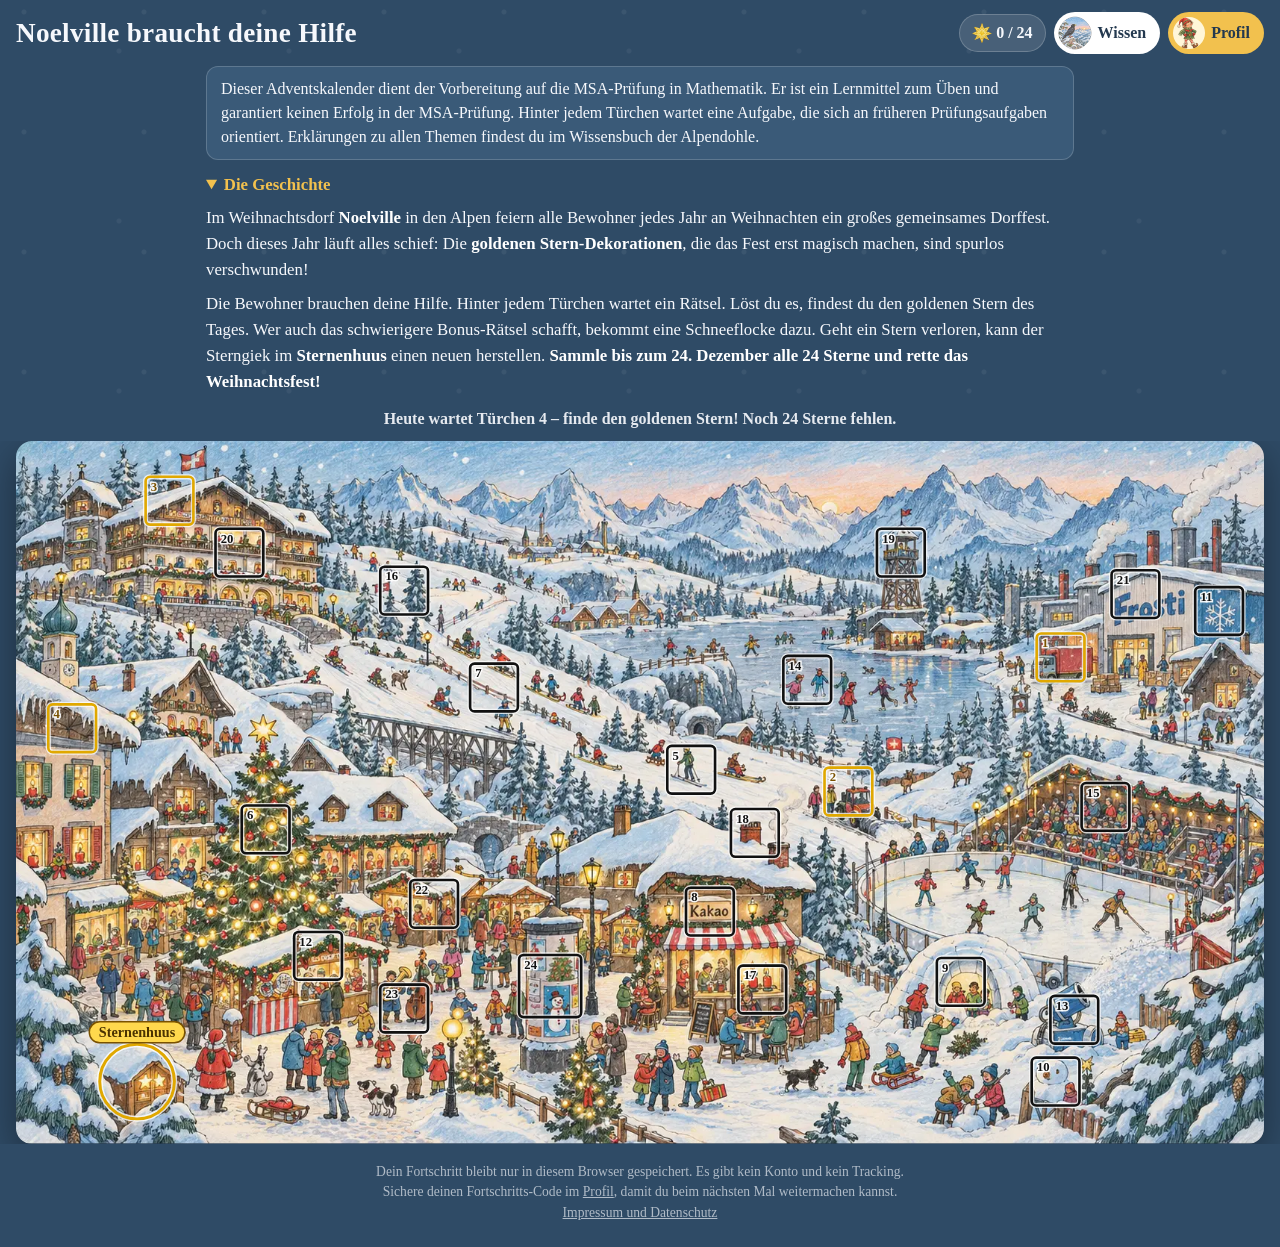
<file: index.html>
<!doctype html>
<html lang="de">
<head>
  <meta charset="utf-8">
  <meta name="viewport" content="width=device-width, initial-scale=1">
  <title>Noelville braucht deine Hilfe – Mathe-Adventskalender</title>
  <meta name="description" content="Mathe-Adventskalender zur Vorbereitung auf die MSA-Prüfung: Finde jeden Tag im Advent einen goldenen Stern, indem du ein Matherätsel löst – und rette das Weihnachtsfest in Noelville.">
  <link rel="icon" href="bilder/stern.webp">
  <link rel="stylesheet" href="css/style.css?v=13">
</head>
<body>
  <header class="kopf">
    <h1 class="logo" id="logo">Noelville braucht deine Hilfe</h1>
    <div class="kopf-rechts">
      <span class="sterne-anzeige" id="sterne"></span>
      <a class="knopf wissen-knopf" href="wissen.html"><img src="bilder/dohle.webp" alt=""> Wissen</a>
      <a class="knopf profil-knopf" href="profil.html"><img src="bilder/elf.webp" alt=""> <span id="profil-name">Profil</span></a>
    </div>
  </header>

  <div class="vorstellung">
    <p>Dieser Adventskalender dient der Vorbereitung auf die MSA-Prüfung in Mathematik. Er ist ein Lernmittel zum Üben und garantiert keinen Erfolg in der MSA-Prüfung. Hinter jedem Türchen wartet eine Aufgabe, die sich an früheren Prüfungsaufgaben orientiert. Erklärungen zu allen Themen findest du im Wissensbuch der Alpendohle.</p>
  </div>

  <details class="story" id="story" open>
    <summary>Die Geschichte</summary>
    <p>Im Weihnachtsdorf <b>Noelville</b> in den Alpen feiern alle Bewohner jedes Jahr an Weihnachten ein großes gemeinsames Dorffest. Doch dieses Jahr läuft alles schief: Die <b>goldenen Stern-Dekorationen</b>, die das Fest erst magisch machen, sind spurlos verschwunden!</p>
    <p>Die Bewohner brauchen deine Hilfe. Hinter jedem Türchen wartet ein Rätsel. Löst du es, findest du den goldenen Stern des Tages. Wer auch das schwierigere Bonus-Rätsel schafft, bekommt eine Schneeflocke dazu. Geht ein Stern verloren, kann der Sterngiek im <b>Sternenhuus</b> einen neuen herstellen. <b>Sammle bis zum 24. Dezember alle 24 Sterne und rette das Weihnachtsfest!</b></p>
  </details>

  <p class="info-zeile" id="info"></p>

  <main class="szene-rahmen" id="szene-rahmen">
    <svg id="szene" role="group" aria-label="Wimmelbild des Weihnachtsdorfs Noelville mit 24 Türchen und dem Sternenhuus" xmlns="http://www.w3.org/2000/svg"></svg>
  </main>
  <p class="wisch-hinweis">↔ Wische, um das ganze Bild zu sehen</p>

  <p class="fuss">Dein Fortschritt bleibt nur in diesem Browser gespeichert. Es gibt kein Konto und kein Tracking.<br>Sichere deinen Fortschritts-Code im <a href="profil.html#code">Profil</a>, damit du beim nächsten Mal weitermachen kannst.<br><a href="impressum.html">Impressum und Datenschutz</a></p>

  <script src="js/daten.js?v=13"></script>
  <script src="js/app.js?v=13"></script>
  <script src="js/kalender.js?v=13"></script>
</body>
</html>
</file>
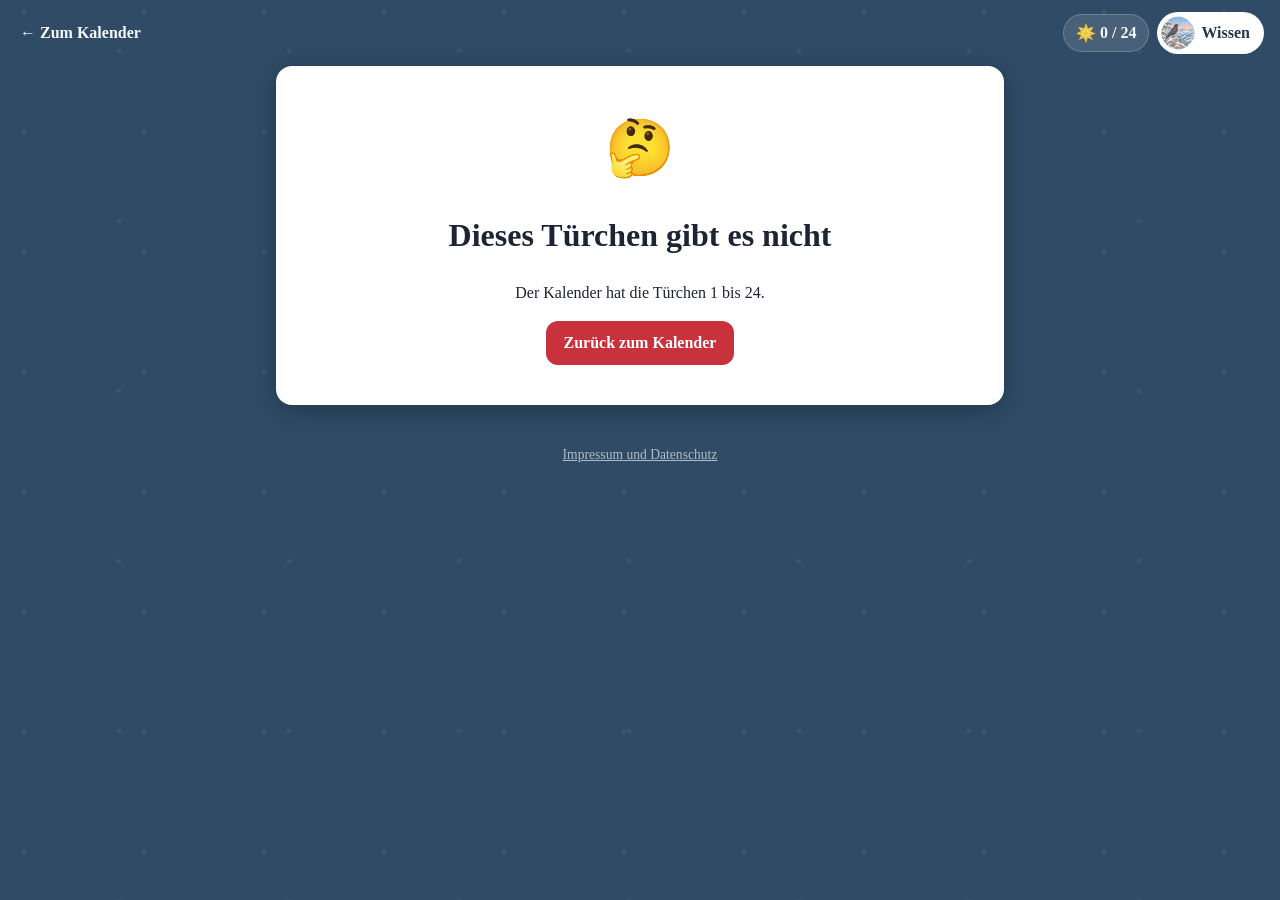
<file: aufgabe.html>
<!doctype html>
<html lang="de">
<head>
  <meta charset="utf-8">
  <meta name="viewport" content="width=device-width, initial-scale=1">
  <title>Rätsel – Noelville braucht deine Hilfe</title>
  <link rel="icon" href="bilder/stern.webp">
  <!-- KaTeX für Formeln, liegt lokal im Projekt: Es wird nichts von fremden Servern geladen. -->
  <link rel="stylesheet" href="katex/katex.min.css">
  <script defer src="katex/katex.min.js"></script>
  <script defer src="katex/auto-render.min.js"></script>
  <link rel="stylesheet" href="css/style.css?v=13">
</head>
<body>
  <header class="kopf">
    <a class="zurueck" href="index.html">← Zum Kalender</a>
    <div class="kopf-rechts">
      <span class="sterne-anzeige" id="sterne"></span>
      <a class="knopf wissen-knopf" href="wissen.html"><img src="bilder/dohle.webp" alt=""> Wissen</a>
    </div>
  </header>

  <main class="inhalt" id="inhalt"></main>
  <p class="fuss"><a href="impressum.html">Impressum und Datenschutz</a></p>

  <script defer src="js/daten.js?v=13"></script>
  <script defer src="js/app.js?v=13"></script>
  <script defer src="js/grafiken.js?v=13"></script>
  <script defer src="js/aufgabe.js?v=13"></script>
</body>
</html>
</file>
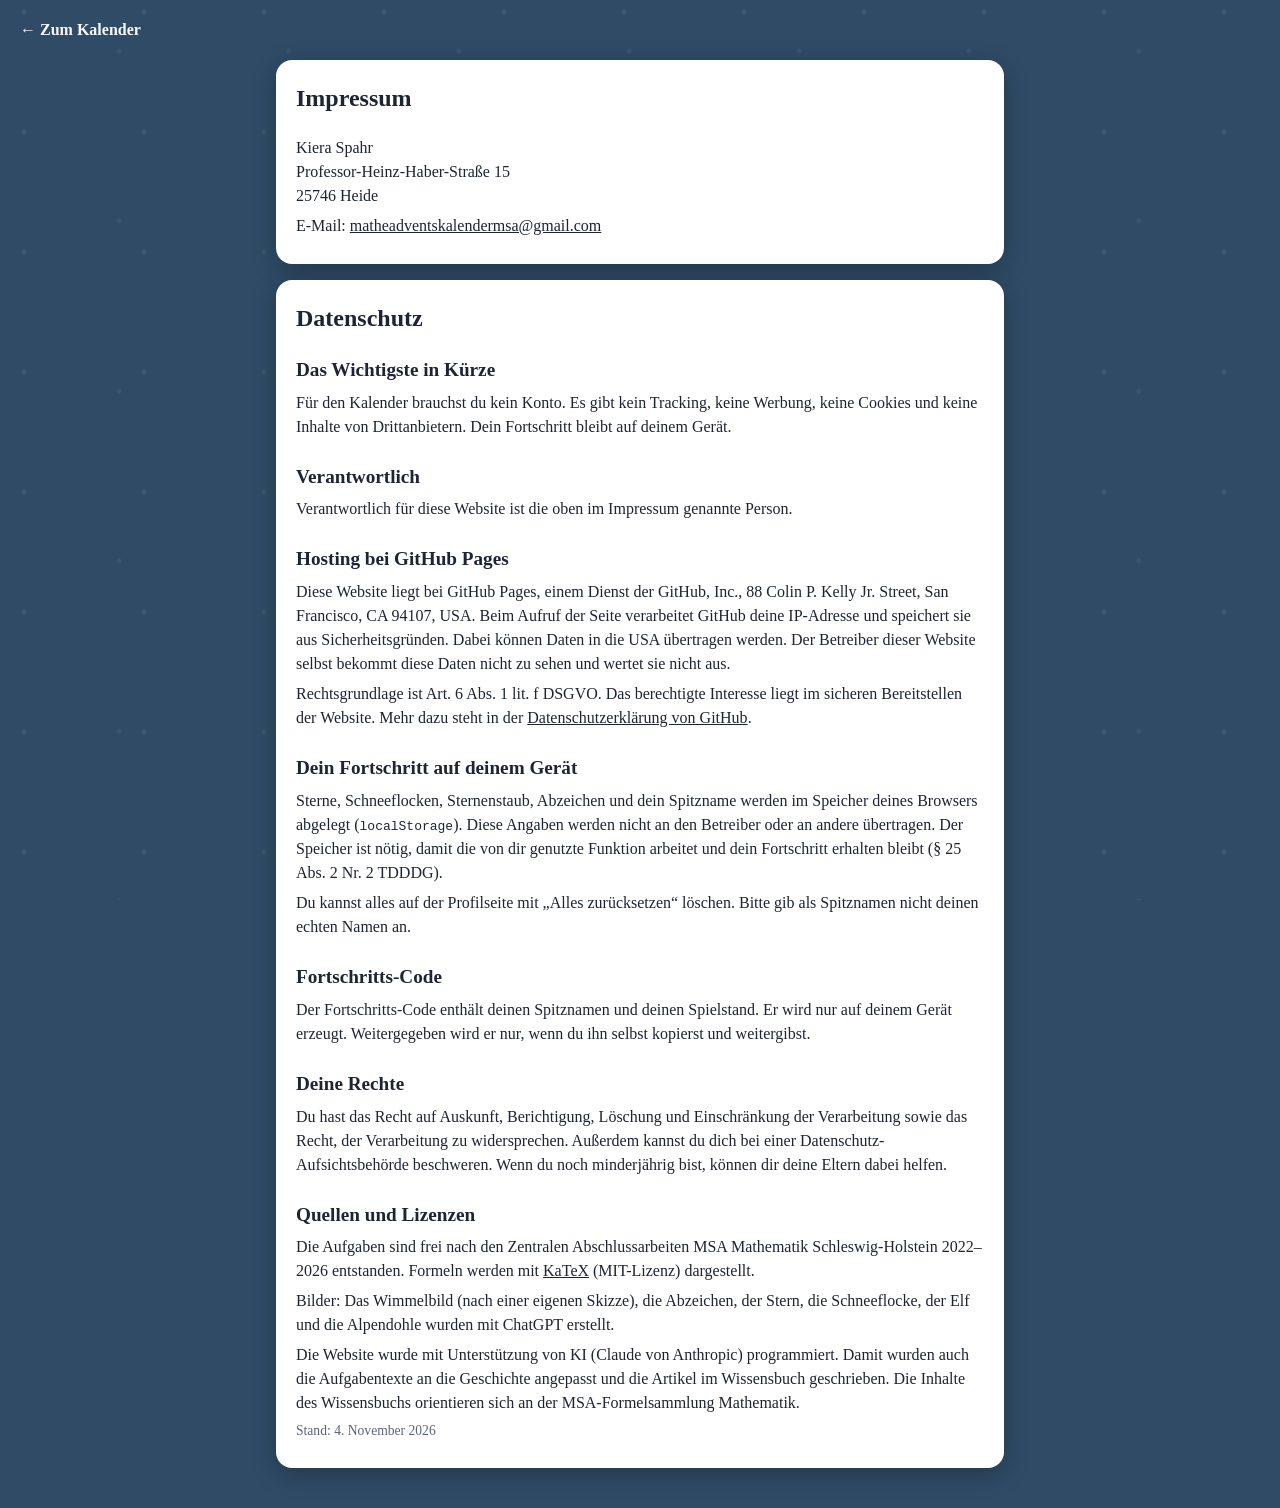
<file: impressum.html>
<!doctype html>
<html lang="de">
<head>
  <meta charset="utf-8">
  <meta name="viewport" content="width=device-width, initial-scale=1">
  <title>Impressum und Datenschutz – Noelville braucht deine Hilfe</title>
  <meta name="robots" content="noindex">
  <link rel="icon" href="bilder/stern.webp">
  <link rel="stylesheet" href="css/style.css?v=13">
</head>
<body>
  <header class="kopf">
    <a class="zurueck" href="index.html">← Zum Kalender</a>
  </header>

  <main class="inhalt">
    <section class="karte rechtstext">
      <h1 style="margin-top:0">Impressum</h1>
      <p>
        Kiera Spahr<br>
        Professor-Heinz-Haber-Straße 15<br>
        25746 Heide
      </p>
      <p>E-Mail: <a href="mailto:matheadventskalendermsa@gmail.com">matheadventskalendermsa@gmail.com</a></p>
    </section>

    <section class="karte rechtstext">
      <h1 style="margin-top:0">Datenschutz</h1>

      <h2>Das Wichtigste in Kürze</h2>
      <p>Für den Kalender brauchst du kein Konto. Es gibt kein Tracking, keine Werbung, keine Cookies und keine Inhalte von Drittanbietern. Dein Fortschritt bleibt auf deinem Gerät.</p>

      <h2>Verantwortlich</h2>
      <p>Verantwortlich für diese Website ist die oben im Impressum genannte Person.</p>

      <h2>Hosting bei GitHub Pages</h2>
      <p>Diese Website liegt bei GitHub Pages, einem Dienst der GitHub, Inc., 88 Colin P. Kelly Jr. Street, San Francisco, CA 94107, USA. Beim Aufruf der Seite verarbeitet GitHub deine IP-Adresse und speichert sie aus Sicherheitsgründen. Dabei können Daten in die USA übertragen werden. Der Betreiber dieser Website selbst bekommt diese Daten nicht zu sehen und wertet sie nicht aus.</p>
      <p>Rechtsgrundlage ist Art. 6 Abs. 1 lit. f DSGVO. Das berechtigte Interesse liegt im sicheren Bereitstellen der Website. Mehr dazu steht in der <a href="https://docs.github.com/site-policy/privacy-policies/github-general-privacy-statement" rel="noopener">Datenschutzerklärung von GitHub</a>.</p>

      <h2>Dein Fortschritt auf deinem Gerät</h2>
      <p>Sterne, Schneeflocken, Sternenstaub, Abzeichen und dein Spitzname werden im Speicher deines Browsers abgelegt (<code>localStorage</code>). Diese Angaben werden nicht an den Betreiber oder an andere übertragen. Der Speicher ist nötig, damit die von dir genutzte Funktion arbeitet und dein Fortschritt erhalten bleibt (§ 25 Abs. 2 Nr. 2 TDDDG).</p>
      <p>Du kannst alles auf der Profilseite mit „Alles zurücksetzen“ löschen. Bitte gib als Spitznamen nicht deinen echten Namen an.</p>

      <h2>Fortschritts-Code</h2>
      <p>Der Fortschritts-Code enthält deinen Spitznamen und deinen Spielstand. Er wird nur auf deinem Gerät erzeugt. Weitergegeben wird er nur, wenn du ihn selbst kopierst und weitergibst.</p>

      <h2>Deine Rechte</h2>
      <p>Du hast das Recht auf Auskunft, Berichtigung, Löschung und Einschränkung der Verarbeitung sowie das Recht, der Verarbeitung zu widersprechen. Außerdem kannst du dich bei einer Datenschutz-Aufsichtsbehörde beschweren. Wenn du noch minderjährig bist, können dir deine Eltern dabei helfen.</p>

      <h2>Quellen und Lizenzen</h2>
      <p>Die Aufgaben sind frei nach den Zentralen Abschlussarbeiten MSA Mathematik Schleswig-Holstein 2022–2026 entstanden. Formeln werden mit <a href="katex/LICENSE">KaTeX</a> (MIT-Lizenz) dargestellt.</p>
      <p>Bilder: Das Wimmelbild (nach einer eigenen Skizze), die Abzeichen, der Stern, die Schneeflocke, der Elf und die Alpendohle wurden mit ChatGPT erstellt.</p>
      <p>Die Website wurde mit Unterstützung von KI (Claude von Anthropic) programmiert. Damit wurden auch die Aufgabentexte an die Geschichte angepasst und die Artikel im Wissensbuch geschrieben. Die Inhalte des Wissensbuchs orientieren sich an der MSA-Formelsammlung Mathematik.</p>

      <p class="klein">Stand: 4. November 2026</p>
    </section>
  </main>
</body>
</html>
</file>
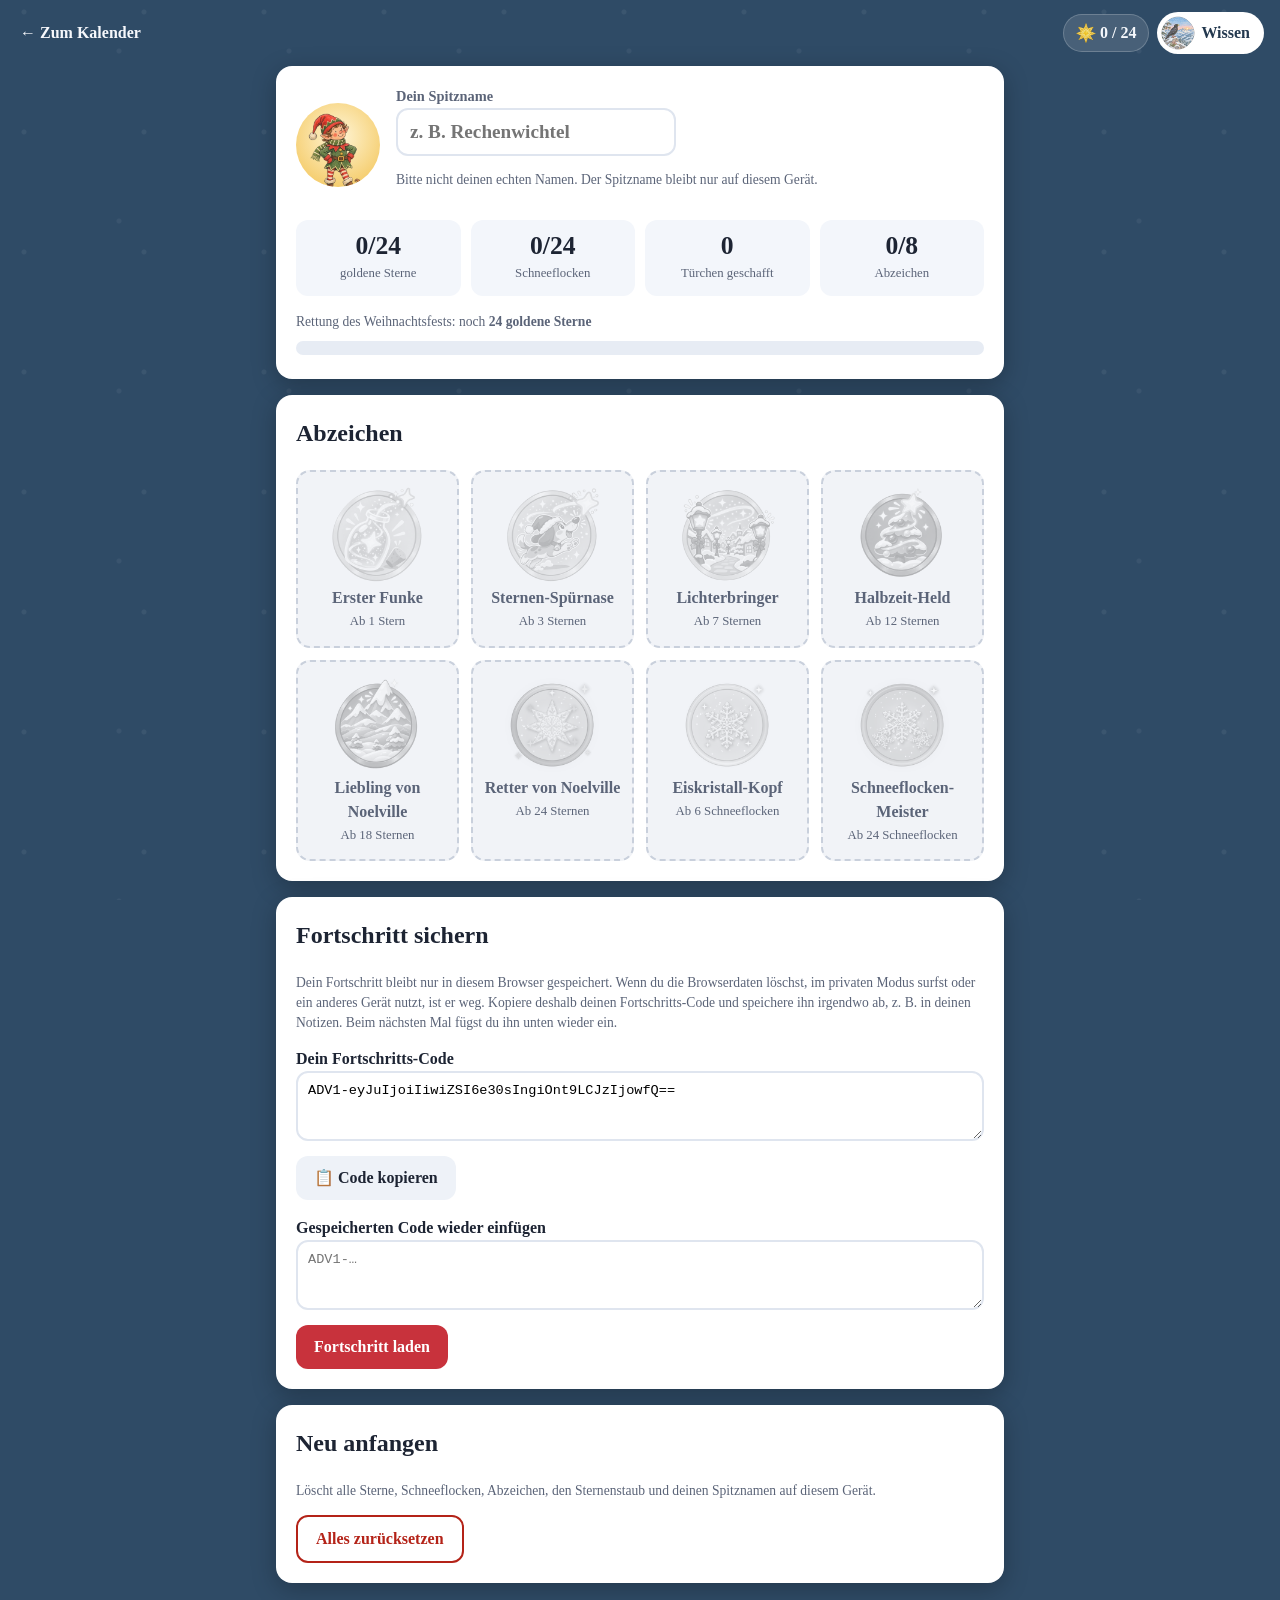
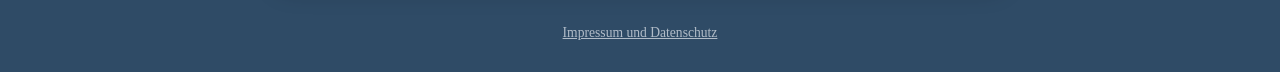
<file: profil.html>
<!doctype html>
<html lang="de">
<head>
  <meta charset="utf-8">
  <meta name="viewport" content="width=device-width, initial-scale=1">
  <title>Mein Profil – Noelville braucht deine Hilfe</title>
  <link rel="icon" href="bilder/stern.webp">
  <link rel="stylesheet" href="css/style.css?v=13">
</head>
<body>
  <header class="kopf">
    <a class="zurueck" href="index.html">← Zum Kalender</a>
    <div class="kopf-rechts">
      <span class="sterne-anzeige" id="sterne"></span>
      <a class="knopf wissen-knopf" href="wissen.html"><img src="bilder/dohle.webp" alt=""> Wissen</a>
    </div>
  </header>

  <main class="inhalt">
    <section class="karte">
      <div class="profil-kopf">
        <div class="avatar" aria-hidden="true"><img src="bilder/elf.webp" alt=""></div>
        <div>
          <label for="name">Dein Spitzname</label>
          <input id="name" type="text" maxlength="24" placeholder="z. B. Rechenwichtel" autocomplete="off">
          <p class="klein">Bitte nicht deinen echten Namen. Der Spitzname bleibt nur auf diesem Gerät.</p>
        </div>
      </div>
      <div class="statistik">
        <div class="stat"><b id="stat-sterne">0</b><span>goldene Sterne</span></div>
        <div class="stat"><b id="stat-flocken">0</b><span>Schneeflocken</span></div>
        <div class="stat"><b id="stat-tueren">0</b><span>Türchen geschafft</span></div>
        <div class="stat"><b id="stat-badges">0</b><span>Abzeichen</span></div>
      </div>
      <div id="naechstes"></div>
    </section>

    <section class="karte">
      <h2 style="margin-top:0">Abzeichen</h2>
      <div class="badge-raster" id="badges"></div>
    </section>

    <section class="karte" id="code">
      <h2 style="margin-top:0">Fortschritt sichern</h2>
      <p class="klein">Dein Fortschritt bleibt nur in diesem Browser gespeichert. Wenn du die Browserdaten löschst, im privaten Modus surfst oder ein anderes Gerät nutzt, ist er weg. Kopiere deshalb deinen Fortschritts-Code und speichere ihn irgendwo ab, z. B. in deinen Notizen. Beim nächsten Mal fügst du ihn unten wieder ein.</p>
      <label for="code-export"><b>Dein Fortschritts-Code</b></label>
      <textarea id="code-export" class="code" readonly rows="3"></textarea>
      <div class="knopf-reihe"><button type="button" class="knopf zweitrangig" id="kopieren">📋 Code kopieren</button></div>

      <label for="code-import" style="display:block;margin-top:16px"><b>Gespeicherten Code wieder einfügen</b></label>
      <textarea id="code-import" class="code" rows="3" placeholder="ADV1-…"></textarea>
      <div class="knopf-reihe"><button type="button" class="knopf haupt" id="laden">Fortschritt laden</button></div>
    </section>

    <section class="karte">
      <h2 style="margin-top:0">Neu anfangen</h2>
      <p class="klein">Löscht alle Sterne, Schneeflocken, Abzeichen, den Sternenstaub und deinen Spitznamen auf diesem Gerät.</p>
      <button type="button" class="knopf warnung" id="zuruecksetzen">Alles zurücksetzen</button>
    </section>
  </main>
  <p class="fuss"><a href="impressum.html">Impressum und Datenschutz</a></p>

  <script src="js/daten.js?v=13"></script>
  <script src="js/app.js?v=13"></script>
  <script src="js/profil.js?v=13"></script>
</body>
</html>
</file>
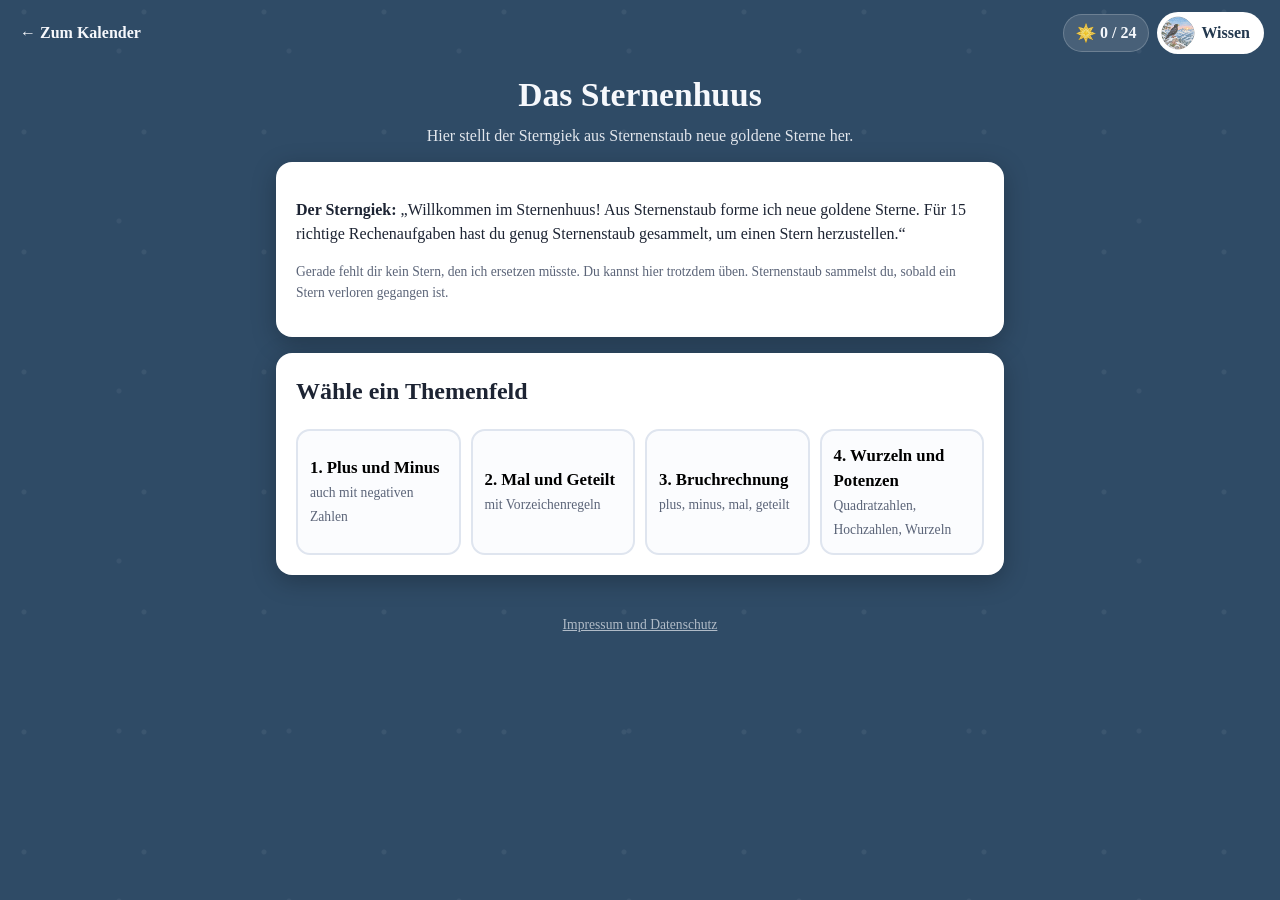
<file: sternenhuus.html>
<!doctype html>
<html lang="de">
<head>
  <meta charset="utf-8">
  <meta name="viewport" content="width=device-width, initial-scale=1">
  <title>Sternenhuus – Noelville braucht deine Hilfe</title>
  <link rel="icon" href="bilder/stern.webp">
  <!-- KaTeX für Formeln, liegt lokal im Projekt: Es wird nichts von fremden Servern geladen. -->
  <link rel="stylesheet" href="katex/katex.min.css">
  <script defer src="katex/katex.min.js"></script>
  <script defer src="katex/auto-render.min.js"></script>
  <link rel="stylesheet" href="css/style.css?v=13">
</head>
<body>
  <header class="kopf">
    <a class="zurueck" href="index.html">← Zum Kalender</a>
    <div class="kopf-rechts">
      <span class="sterne-anzeige" id="sterne"></span>
      <a class="knopf wissen-knopf" href="wissen.html"><img src="bilder/dohle.webp" alt=""> Wissen</a>
    </div>
  </header>

  <main class="inhalt">
    <div class="huus-kopf">
      <h1>Das Sternenhuus</h1>
      <p>Hier stellt der Sterngiek aus Sternenstaub neue goldene Sterne her.</p>
    </div>

    <section class="karte" id="status"></section>

    <section class="karte">
      <h2 style="margin-top:0">Wähle ein Themenfeld</h2>
      <div class="themenfelder" id="themenfelder"></div>
    </section>

    <section class="karte" id="uebung" hidden></section>
  </main>
  <p class="fuss"><a href="impressum.html">Impressum und Datenschutz</a></p>

  <script defer src="js/daten.js?v=13"></script>
  <script defer src="js/app.js?v=13"></script>
  <script defer src="js/sternenhuus.js?v=13"></script>
</body>
</html>
</file>
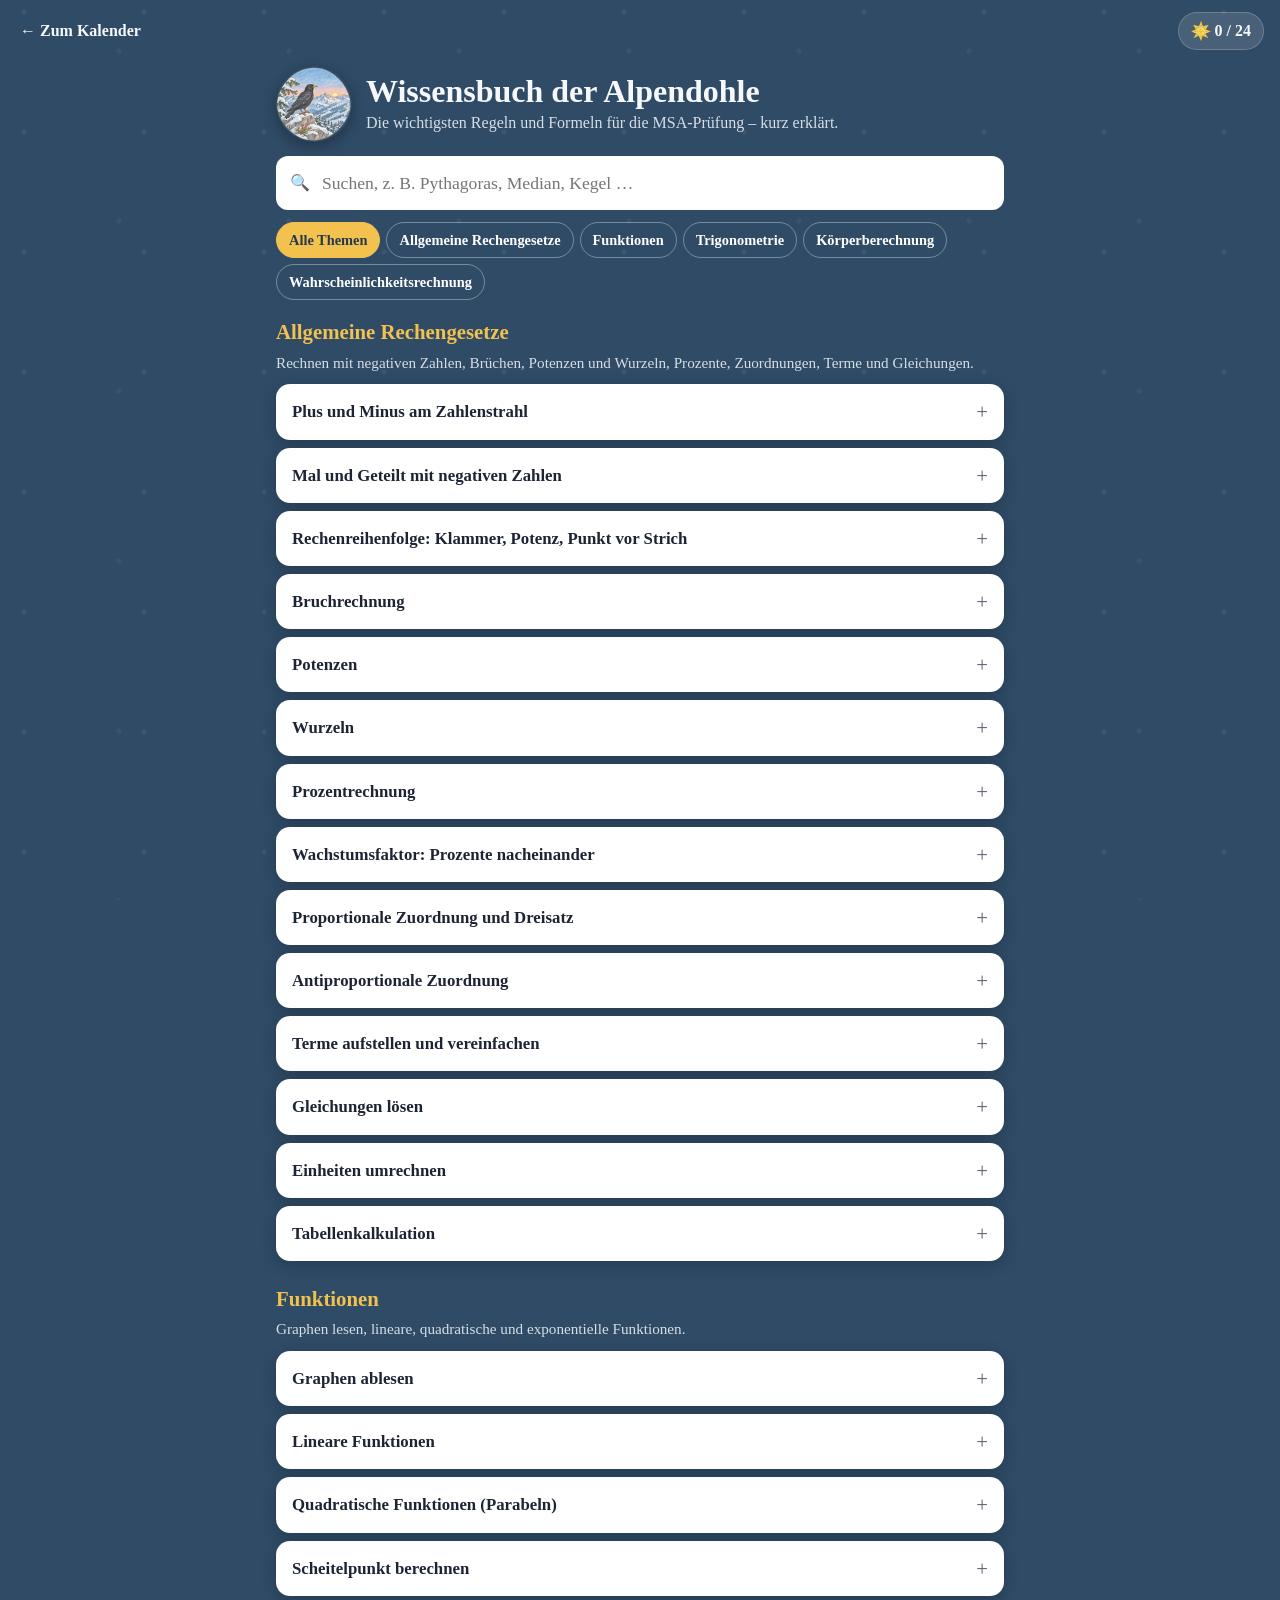
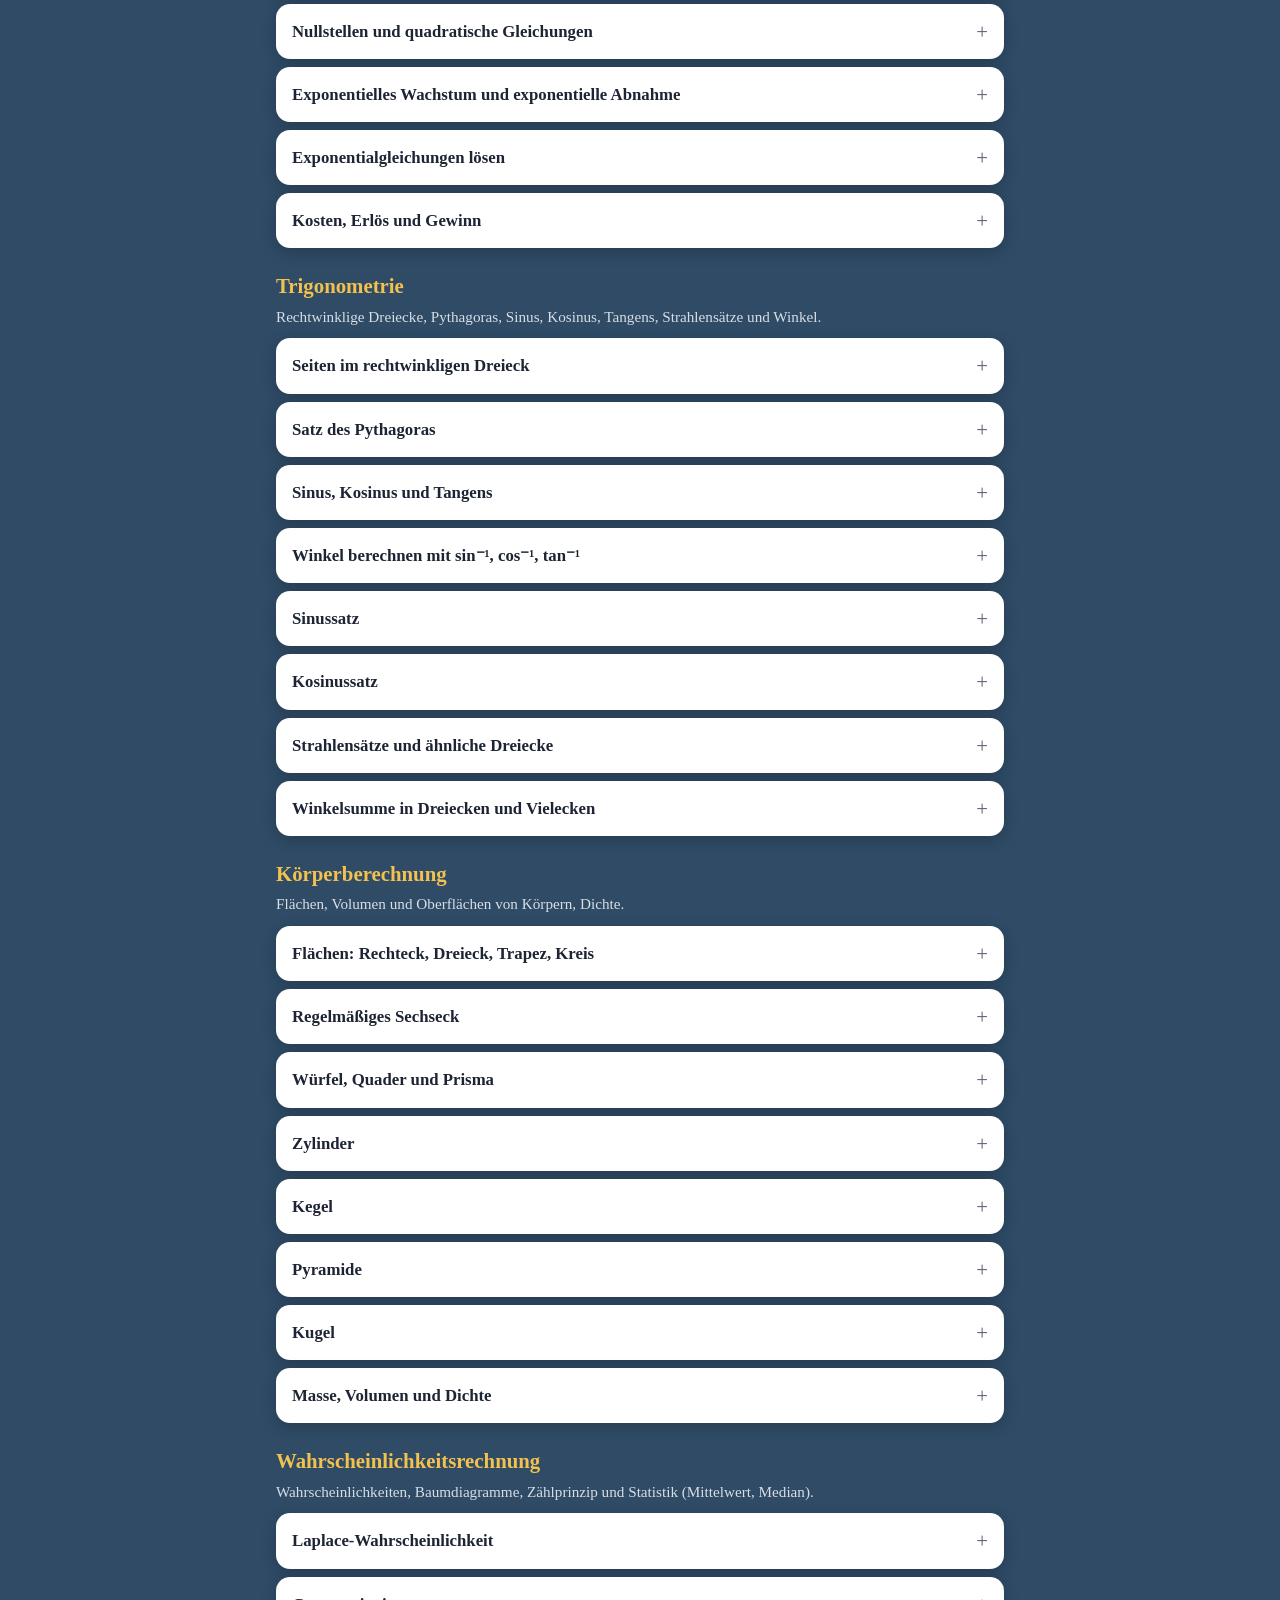
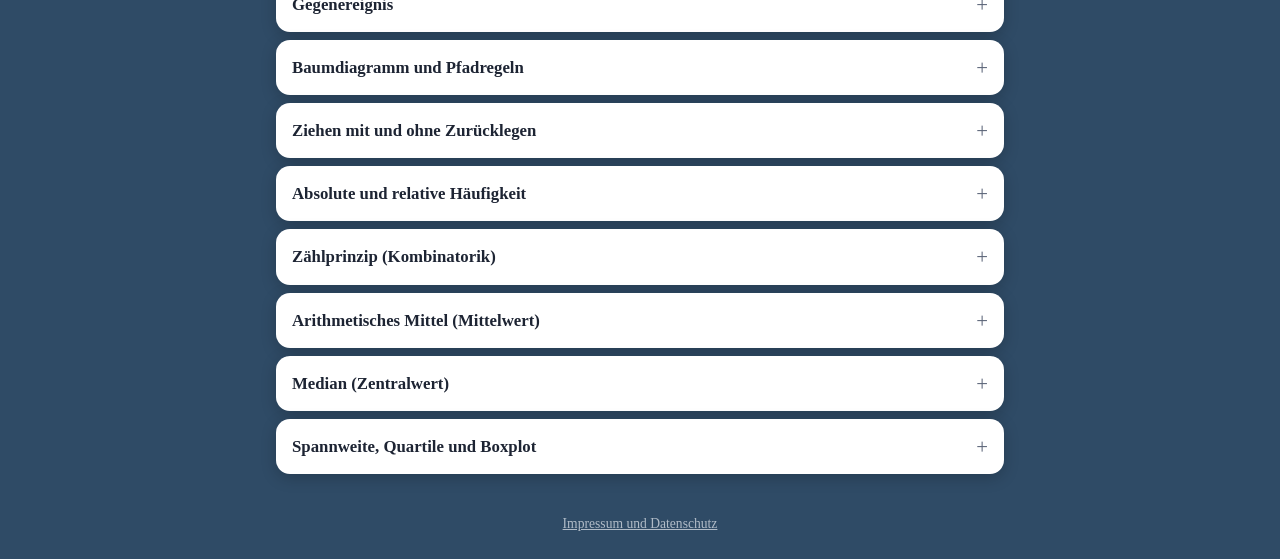
<file: wissen.html>
<!doctype html>
<html lang="de">
<head>
  <meta charset="utf-8">
  <meta name="viewport" content="width=device-width, initial-scale=1">
  <title>Wissensbuch der Alpendohle – Noelville braucht deine Hilfe</title>
  <link rel="icon" href="bilder/dohle.webp">
  <!-- KaTeX für Formeln, liegt lokal im Projekt: Es wird nichts von fremden Servern geladen. -->
  <link rel="stylesheet" href="katex/katex.min.css">
  <script defer src="katex/katex.min.js"></script>
  <script defer src="katex/auto-render.min.js"></script>
  <link rel="stylesheet" href="css/style.css?v=13">
</head>
<body>
  <header class="kopf">
    <a class="zurueck" id="zurueck" href="index.html">← Zum Kalender</a>
    <div class="kopf-rechts">
      <span class="sterne-anzeige" id="sterne"></span>
    </div>
  </header>

  <main class="inhalt">
    <div class="wissen-kopf">
      <img src="bilder/dohle.webp" alt="Die Alpendohle">
      <div>
        <h1>Wissensbuch der Alpendohle</h1>
        <p>Die wichtigsten Regeln und Formeln für die MSA-Prüfung – kurz erklärt.</p>
      </div>
    </div>

    <div class="suche">
      <label class="sr-only" for="suche">Wissensbuch durchsuchen</label>
      <input id="suche" type="search" placeholder="Suchen, z. B. Pythagoras, Median, Kegel …" autocomplete="off">
    </div>
    <div class="bereich-filter" id="filter" role="group" aria-label="Nach Themenbereich filtern"></div>
    <p class="treffer-info" id="treffer" aria-live="polite"></p>
    <div id="artikel-liste"></div>
  </main>
  <p class="fuss"><a href="impressum.html">Impressum und Datenschutz</a></p>

  <script defer src="js/daten.js?v=13"></script>
  <script defer src="js/app.js?v=13"></script>
  <script defer src="js/wissen.js?v=13"></script>
  <script defer src="js/wissen-seite.js?v=13"></script>
</body>
</html>
</file>
<file: css/style.css>
/* =========================================================
   MATHE-ADVENTSKALENDER – Gestaltung
   Farben zentral hier oben ändern.
   ========================================================= */
:root {
  --nacht: #2f4b66;            /* Hintergrundblau der Website */
  --nacht-2: #24394f;          /* dunkleres Blau für Ränder und Fokus */
  --nacht-3: #3a5a78;          /* helleres Blau für Flächen auf dem Hintergrund */
  --rot: #c8323c;
  --rot-dunkel: #9b2330;
  --gold: #f2c14e;
  --gold-dunkel: #c99a22;
  --gruen: #237a50;
  --schnee: #f6f8fc;
  --karte: #ffffff;
  --text: #1d2433;
  --text-leise: #5b6478;
  --rand: #dfe5ef;
  --falsch: #b42318;
  --falsch-hg: #fdecea;
  --richtig: #1e7a46;
  --richtig-hg: #e7f6ec;
  --radius: 16px;
  --schrift: "Times New Roman", Times, serif;
}

* { box-sizing: border-box; }
[hidden] { display: none !important; }

html { -webkit-text-size-adjust: 100%; }

body {
  margin: 0;
  font-family: var(--schrift);
  color: var(--text);
  background-color: var(--nacht);
  background-image:
    radial-gradient(circle at 20% 10%, rgba(255,255,255,.06) 0 2px, transparent 3px),
    radial-gradient(circle at 70% 30%, rgba(255,255,255,.05) 0 2px, transparent 3px);
  background-size: 120px 120px, 170px 170px;
  background-attachment: fixed;
  min-height: 100vh;
  line-height: 1.5;
}

body.mit-testpanel { padding-bottom: 110px; }

a { color: inherit; }

/* ---------- Kopfzeile ---------- */
.kopf {
  display: flex;
  align-items: center;
  justify-content: space-between;
  gap: 12px;
  flex-wrap: wrap;
  padding: 12px 16px;
  color: var(--schnee);
  max-width: 1400px;
  margin: 0 auto;
}

.logo {
  margin: 0;
  font-size: clamp(1.15rem, 3.5vw, 1.7rem);
  font-weight: 800;
  letter-spacing: .01em;
  user-select: none;
  cursor: default;
}

.kopf-rechts { display: flex; align-items: center; gap: 8px; flex-wrap: wrap; }

.sterne-anzeige {
  display: inline-flex;
  align-items: center;
  gap: 4px;
  background: rgba(255,255,255,.12);
  border: 1px solid rgba(255,255,255,.2);
  padding: 6px 12px;
  border-radius: 999px;
  font-weight: 800;
  white-space: nowrap;
}

.zurueck {
  color: var(--schnee);
  text-decoration: none;
  font-weight: 700;
  padding: 6px 4px;
}
.zurueck:hover { text-decoration: underline; }

/* ---------- Knöpfe ---------- */
.knopf {
  display: inline-flex;
  align-items: center;
  justify-content: center;
  gap: 6px;
  font: inherit;
  font-weight: 800;
  border: 0;
  border-radius: 12px;
  padding: 10px 18px;
  min-height: 44px;
  cursor: pointer;
  text-decoration: none;
  transition: transform .1s, background-color .15s;
}
.knopf:active { transform: scale(.97); }
.knopf:disabled { opacity: .5; cursor: default; transform: none; }
.knopf:focus-visible { outline: 3px solid var(--gold); outline-offset: 2px; }

.knopf.haupt { background: var(--rot); color: #fff; }
.knopf.haupt:hover:not(:disabled) { background: var(--rot-dunkel); }

.knopf.zweitrangig { background: #eef2f8; color: var(--text); }
.knopf.zweitrangig:hover:not(:disabled) { background: #e1e8f2; }

.knopf.warnung { background: #fff; color: var(--falsch); border: 2px solid var(--falsch); }

.profil-knopf {
  background: var(--gold);
  color: var(--nacht-2);
  padding: 4px 14px 4px 5px;
  min-height: 42px;
  border-radius: 999px;
}
.profil-knopf img { width: 32px; height: 32px; border-radius: 50%; background: #fff6d8; object-fit: contain; }
.wissen-knopf {
  background: #fff;
  color: var(--nacht-2);
  padding: 4px 14px 4px 4px;
  min-height: 42px;
  border-radius: 999px;
}
.wissen-knopf img { width: 34px; height: 34px; border-radius: 50%; }

/* ---------- Kalender / Wimmelbild ---------- */
.story {
  max-width: 900px;
  margin: 0 auto 12px;
  padding: 0 16px;
  color: var(--schnee);
}
.story summary {
  cursor: pointer;
  font-weight: 700;
  font-size: 1.05rem;
  color: var(--gold);
  width: fit-content;
}
.story p { margin: 8px 0; line-height: 1.55; font-size: 1.05rem; }
.story b { color: #fff; }
.info-zeile {
  text-align: center;
  color: var(--schnee);
  margin: 0 16px 10px;
  font-weight: 700;
  opacity: .92;
}

.szene-rahmen {
  max-width: 1400px;
  margin: 0 auto;
  padding: 0 16px;
  overflow-x: auto;
  -webkit-overflow-scrolling: touch;
  scrollbar-width: thin;
}

#szene {
  display: block;
  width: 100%;
  min-width: 1150px;          /* auf Handys wird das Bild zum Wischen breit, damit Türchen groß genug bleiben */
  height: auto;
  border-radius: var(--radius);
  box-shadow: 0 12px 40px rgba(0,0,0,.4);
  background: var(--nacht-2);
}

.wisch-hinweis {
  display: none;
  text-align: center;
  color: var(--schnee);
  opacity: .7;
  font-size: .9rem;
  margin: 8px 16px 0;
}
@media (max-width: 900px) { .wisch-hinweis { display: block; } }

.tuer { cursor: pointer; outline: none; }
.tuer .tuer-innen {
  transform-box: fill-box;
  transform-origin: center;
  transition: transform .15s;
}
.tuer:hover .tuer-innen,
.tuer:focus-visible .tuer-innen { transform: scale(1.08); }

/* Türchen: nur eine Rahmenlinie mit kleiner Zahl – innen bleibt das Bild sichtbar.
   schwarz = noch zu · gold = offen · grün = beide Aufgaben erledigt */
.tuer { --rahmen: #111; --zahl: #111; }
.tuer.offen { --rahmen: #e0a800; --zahl: #7a5200; }
.tuer.fertig { --rahmen: #1f9d55; --zahl: #0f5c31; }

.tuer .flaeche { fill: transparent; stroke: none; pointer-events: all; }
.tuer .halo { fill: none; stroke: rgba(255,255,255,.75); stroke-width: 7; }
.tuer .rahmen { fill: none; stroke: var(--rahmen); stroke-width: 3.5; }
.tuer .nummer { fill: var(--zahl); font-family: var(--schrift); font-size: 17px; font-weight: 700; dominant-baseline: central; paint-order: stroke; stroke: rgba(255,255,255,.9); stroke-width: 4px; }
.tuer .tuer-sterne { font-size: 15px; text-anchor: middle; font-weight: 900; paint-order: stroke; stroke: rgba(0,0,0,.6); stroke-width: 3px; }

.tuer:hover .halo, .tuer:focus-visible .halo { stroke: #fff; stroke-width: 9; }
.tuer:focus-visible .halo { stroke: #fff; stroke-width: 9; }
.tuer.heute:not(.fertig) .tuer-innen { animation: wackeln 2.4s ease-in-out infinite; }
.tuer.heute:not(.fertig) .halo { animation: leuchten 1.6s ease-in-out infinite; }
@keyframes leuchten { 50% { stroke: #fff6c8; stroke-width: 11; } }

@keyframes wackeln {
  0%, 70%, 100% { transform: rotate(0) scale(1); }
  75% { transform: rotate(-6deg) scale(1.08); }
  85% { transform: rotate(6deg) scale(1.08); }
  92% { transform: rotate(-3deg) scale(1.04); }
}

.pos-markierung { fill: none; stroke: #ff0; stroke-width: 4; pointer-events: none; }

.fuss {
  text-align: center;
  color: var(--schnee);
  opacity: .65;
  font-size: .85rem;
  margin: 18px 16px 24px;
}

/* ---------- Karten / Aufgabenseite ---------- */
.inhalt {
  max-width: 760px;
  margin: 0 auto 40px;
  padding: 0 16px;
}

.karte {
  background: var(--karte);
  border-radius: var(--radius);
  padding: 20px;
  margin-bottom: 16px;
  box-shadow: 0 6px 24px rgba(0,0,0,.25);
}

.aufgabe-kopf { color: var(--schnee); margin: 4px 0 16px; }
.aufgabe-kopf h1 { margin: 2px 0 6px; font-size: clamp(1.5rem, 5vw, 2.1rem); line-height: 1.2; }
.tag-nr {
  display: inline-block;
  background: var(--rot);
  color: #fff;
  font-weight: 800;
  border-radius: 8px;
  padding: 2px 10px;
  font-size: .9rem;
}
.thema {
  display: inline-block;
  border: 1px solid rgba(255,255,255,.35);
  border-radius: 999px;
  padding: 1px 10px;
  font-size: .85rem;
  opacity: .9;
}

.einleitung { font-size: 1.05rem; }
.einleitung p:first-child { margin-top: 0; }
.einleitung p:last-child { margin-bottom: 0; }

.aufgabe-bild { margin: 12px 0 4px; text-align: center; }
.aufgabe-bild img { max-width: 100%; height: auto; border-radius: 10px; background: #f3f6fb; }
.aufgabe-bild figcaption { font-size: .85rem; color: var(--text-leise); }

.teil h2 {
  display: flex;
  justify-content: space-between;
  align-items: center;
  margin: 0 0 10px;
  font-size: 1.2rem;
}
.teil.neu { animation: aufklappen .5s ease-out; }
@keyframes aufklappen {
  from { opacity: 0; transform: translateY(-14px) scale(.98); }
  to { opacity: 1; transform: none; }
}

.teil-stern { font-size: 1.6rem; line-height: 1; }
.teil-stern.leer { color: #c3cad8; }
.teil-stern.pop { animation: pop .6s ease-out; }
@keyframes pop {
  0% { transform: scale(.3) rotate(-30deg); }
  60% { transform: scale(1.6) rotate(10deg); }
  100% { transform: scale(1) rotate(0); }
}

.aufgabe-text { font-size: 1.05rem; margin-bottom: 14px; }
.aufgabe-text p:first-child { margin-top: 0; }

.eingabe-zeile { display: flex; gap: 8px; align-items: center; flex-wrap: wrap; }
.eingabe-zeile input {
  flex: 1 1 160px;
  min-width: 0;
  font: inherit;
  font-size: 1.15rem;
  padding: 10px 14px;
  min-height: 48px;
  border: 2px solid var(--rand);
  border-radius: 12px;
  background: #fbfcfe;
}
.eingabe-zeile input:focus { outline: none; border-color: var(--nacht-2); background: #fff; }
.eingabe-zeile input:disabled { background: var(--richtig-hg); border-color: #b9e0c6; color: var(--text); }
.einheit { font-weight: 800; color: var(--text-leise); }

.schuetteln { animation: schuetteln .4s; }
@keyframes schuetteln {
  0%, 100% { transform: translateX(0); }
  20%, 60% { transform: translateX(-7px); }
  40%, 80% { transform: translateX(7px); }
}

.optionen { display: grid; gap: 8px; margin-bottom: 12px; }
.option {
  display: flex;
  gap: 10px;
  align-items: center;
  border: 2px solid var(--rand);
  border-radius: 12px;
  padding: 10px 14px;
  cursor: pointer;
  min-height: 48px;
}
.option:has(input:checked) { border-color: var(--nacht-2); background: #f0f4fb; }
.option input { width: 20px; height: 20px; accent-color: var(--rot); flex: none; }
.option.korrekt { border-color: var(--richtig); background: var(--richtig-hg); }

.rueckmeldung { min-height: 1.5em; margin: 10px 0 0; font-weight: 700; }
.rueckmeldung:empty { display: none; }
.rueckmeldung.falsch { color: var(--falsch); background: var(--falsch-hg); padding: 8px 12px; border-radius: 10px; }
.rueckmeldung.richtig { color: var(--richtig); background: var(--richtig-hg); padding: 8px 12px; border-radius: 10px; }
.rueckmeldung.info { color: var(--text-leise); }

.hilfe-knoepfe { display: flex; gap: 8px; flex-wrap: wrap; margin-top: 12px; }
.hilfe-knoepfe:empty { display: none; }

.tipp-box, .loesung-box {
  margin-top: 12px;
  border-radius: 12px;
  padding: 12px 16px;
}
.tipp-box { background: #fff8e1; border-left: 5px solid var(--gold); }
.loesung-box { background: #eef4ff; border-left: 5px solid var(--nacht-2); }
.tipp-box p, .loesung-box p { margin: 6px 0; }

.plus-stern {
  position: fixed;
  font-size: 2rem;
  font-weight: 900;
  color: var(--gold-dunkel);
  pointer-events: none;
  animation: hochfliegen 1.1s ease-out forwards;
  z-index: 50;
}
@keyframes hochfliegen {
  from { opacity: 1; transform: translateY(0) scale(1); }
  to { opacity: 0; transform: translateY(-90px) scale(1.5); }
}

.abschluss { text-align: center; }
.abschluss .gross { font-size: 3rem; margin: 0; }
.abschluss h2 { margin: 4px 0 6px; }

.rechtstext h2 { margin: 24px 0 6px; font-size: 1.2rem; }
.rechtstext h2:first-of-type { margin-top: 12px; }
.rechtstext p, .rechtstext ul { margin: 6px 0; }

.quelle { color: var(--schnee); opacity: .6; font-size: .8rem; }

.hinweis-karte { text-align: center; padding: 40px 20px; }
.hinweis-karte .gross { font-size: 3.5rem; margin: 0; }

/* ---------- Profil ---------- */
.profil-kopf { display: flex; gap: 16px; align-items: center; flex-wrap: wrap; }
.avatar {
  width: 84px; height: 84px;
  border-radius: 50%;
  background: radial-gradient(circle at 50% 40%, #fff6d8, var(--gold));
  display: grid; place-items: center;
  overflow: hidden;
  flex: none;
}
.avatar img { width: 96%; height: 96%; object-fit: contain; margin-top: 10px; }
.profil-kopf label { display: block; font-weight: 700; font-size: .9rem; color: var(--text-leise); }
.profil-kopf input {
  font: inherit; font-size: 1.2rem; font-weight: 800;
  padding: 8px 12px; border: 2px solid var(--rand); border-radius: 12px;
  width: min(280px, 100%);
}
.klein { font-size: .85rem; color: var(--text-leise); }

.statistik { display: grid; grid-template-columns: repeat(4, 1fr); gap: 10px; margin-top: 16px; }
@media (max-width: 560px) { .statistik { grid-template-columns: repeat(2, 1fr); } }
.stat { background: #f3f6fb; border-radius: 12px; padding: 12px; text-align: center; }
.stat b { display: block; font-size: 1.6rem; line-height: 1.1; }
.stat span { font-size: .8rem; color: var(--text-leise); }
@media (max-width: 420px) { .stat b { font-size: 1.3rem; } }

.fortschritt { height: 14px; background: #e7ecf4; border-radius: 99px; overflow: hidden; margin: 8px 0 4px; }
.fortschritt div { height: 100%; background: linear-gradient(90deg, var(--gold), var(--rot)); border-radius: 99px; transition: width .6s; }

.badge-raster { display: grid; grid-template-columns: repeat(auto-fill, minmax(140px, 1fr)); gap: 12px; }
.badge {
  text-align: center;
  border-radius: 14px;
  padding: 14px 10px;
  background: linear-gradient(160deg, #fff6d8, #ffe9a8);
  border: 2px solid var(--gold);
}
.badge .badge-bild { width: 96px; height: 96px; object-fit: contain; display: block; margin: 0 auto 4px; }
.badge h3 { margin: 4px 0 2px; font-size: 1rem; }
.badge p { margin: 0; font-size: .8rem; color: var(--text-leise); }
.badge.gesperrt { background: #f1f3f7; border: 2px dashed #c9d0dc; }
.badge.gesperrt .badge-bild { filter: grayscale(1); opacity: .35; }
.badge.gesperrt h3 { color: var(--text-leise); }

textarea.code {
  width: 100%;
  font-family: ui-monospace, Consolas, monospace;
  font-size: .85rem;
  padding: 10px;
  border: 2px solid var(--rand);
  border-radius: 12px;
  resize: vertical;
  min-height: 70px;
  word-break: break-all;
}
.knopf-reihe { display: flex; gap: 8px; flex-wrap: wrap; margin-top: 8px; }

/* ---------- Modal (Badge-Feier) ---------- */
.modal-hintergrund {
  position: fixed; inset: 0;
  background: rgba(10, 18, 40, .7);
  display: grid; place-items: center;
  padding: 16px;
  z-index: 100;
  overflow: hidden;
  animation: einblenden .2s;
}
@keyframes einblenden { from { opacity: 0; } }
.modal {
  background: #fff;
  border-radius: 20px;
  padding: 28px 24px;
  max-width: 360px;
  width: 100%;
  text-align: center;
  position: relative;
  animation: aufploppen .45s cubic-bezier(.2, 1.6, .4, 1);
}
@keyframes aufploppen { from { transform: scale(.5); opacity: 0; } }
.badge-gross { animation: pop .8s ease-out .15s both; }
.badge-gross img { width: 150px; height: 150px; object-fit: contain; display: block; margin: -80px auto 0; filter: drop-shadow(0 8px 16px rgba(0,0,0,.25)); }
.modal-ueber { margin: 10px 0 0; text-transform: uppercase; letter-spacing: .1em; font-size: .8rem; font-weight: 800; color: var(--rot); }
.modal h2 { margin: 2px 0 8px; }
.konfetti {
  position: absolute; top: -40px;
  height: auto;
  animation: fallen linear forwards;
  pointer-events: none;
}
@keyframes fallen { to { transform: translateY(110vh) rotate(360deg); } }

/* ---------- Toast & Testpanel ---------- */
.toast {
  position: fixed;
  left: 50%;
  bottom: 24px;
  transform: translate(-50%, 30px);
  background: var(--nacht);
  color: #fff;
  border: 1px solid rgba(255,255,255,.25);
  padding: 12px 18px;
  border-radius: 12px;
  font-weight: 700;
  opacity: 0;
  pointer-events: none;
  transition: opacity .25s, transform .25s;
  z-index: 90;
  max-width: calc(100vw - 32px);
  text-align: center;
}
.toast.sichtbar { opacity: 1; transform: translate(-50%, 0); }
.mit-testpanel .toast { bottom: 120px; }

.test-panel {
  position: fixed;
  left: 0; right: 0; bottom: 0;
  background: #2b2140;
  color: #fff;
  border-top: 3px solid #b48cff;
  padding: 10px 16px;
  display: flex;
  flex-wrap: wrap;
  gap: 8px 14px;
  align-items: center;
  font-size: .9rem;
  z-index: 80;
}
.test-panel button, .test-panel input[type=date] {
  font: inherit;
  border-radius: 8px;
  border: 1px solid #6d5a99;
  background: #3e3160;
  color: #fff;
  padding: 4px 10px;
}
.test-panel input[type=date] { color-scheme: dark; }

.sr-only {
  position: absolute; width: 1px; height: 1px; padding: 0; margin: -1px;
  overflow: hidden; clip: rect(0,0,0,0); white-space: nowrap; border: 0;
}

@media (prefers-reduced-motion: reduce) {
  *, *::before, *::after { animation-duration: .01ms !important; animation-iteration-count: 1 !important; transition-duration: .01ms !important; }
}

/* ---------- Grafiken & Tabellen zu den Aufgaben ---------- */
.grafiken {
  --ink: #15233a; --muted: #56657c; --line: #c9d5e2; --paper: #ffffff;
  --ice: #d9e9f6; --ice-2: #b8d3ea; --accent: #c8372d; --accent-soft: #f6dcd8;
  --pine: #2f6b4f; --gold: #e2b33c; --silver: #b9c3cf;
  --f-body: var(--schrift);
  display: flex; flex-wrap: wrap; gap: 12px; justify-content: center; margin: 12px 0 4px;
}
.grafiken svg { max-width: 100%; height: auto; flex: 1 1 260px; max-height: 300px; }
.grafiken .tbl { flex: 1 1 100%; overflow-x: auto; }
table.sheet { border-collapse: collapse; font-family: ui-monospace, Consolas, monospace; font-size: .85rem; margin: 0 auto; font-variant-numeric: tabular-nums; }
table.sheet th, table.sheet td { border: 1px solid var(--line); padding: 5px 10px; text-align: right; white-space: nowrap; }
table.sheet th { background: var(--ice); font-weight: 700; color: var(--ink); text-align: center; }
table.sheet td.q { color: var(--accent); font-weight: 700; text-align: center; }
table.sheet td.lab { text-align: left; }
.grafiken svg .t { fill: var(--ink); font-family: var(--f-body); font-size: 13px; }
.grafiken svg .ts { fill: var(--muted); font-family: var(--f-body); font-size: 11px; }
.grafiken svg .ta { fill: var(--accent); font-family: var(--f-body); font-size: 13px; font-weight: 700; }
.grafiken svg .ln { stroke: var(--ink); stroke-width: 1.6; fill: none; }
.grafiken svg .lt { stroke: var(--ink); stroke-width: 1; fill: none; }
.grafiken svg .grid { stroke: var(--line); stroke-width: 1; fill: none; }
.grafiken svg .dash { stroke: var(--muted); stroke-width: 1.3; stroke-dasharray: 5 4; fill: none; }
.grafiken svg .acc { stroke: var(--accent); stroke-width: 2.2; fill: none; }
.grafiken svg .acc2 { stroke: var(--pine); stroke-width: 2.2; fill: none; }
.grafiken svg .ice { fill: var(--ice); stroke: var(--ink); stroke-width: 1.4; }
.grafiken svg .ice2 { fill: var(--ice-2); stroke: var(--ink); stroke-width: 1.4; }
.grafiken svg .paper { fill: var(--paper); stroke: var(--ink); stroke-width: 1.4; }
.grafiken svg .pine { fill: var(--pine); }
.grafiken svg .red { fill: var(--accent); }
.grafiken svg .hl { fill: var(--accent-soft); stroke: var(--accent); stroke-width: 2; }
.grafiken svg .gold { fill: var(--gold); stroke: var(--ink); stroke-width: 1.2; }
.grafiken svg .silver { fill: var(--silver); stroke: var(--ink); stroke-width: 1.2; }
.grafiken svg .redc { fill: var(--accent); stroke: var(--ink); stroke-width: 1.2; }
.grafiken svg .dot { fill: var(--ink); }

/* ---------- Mehrere Eingabefelder in einer Aufgabe ---------- */
.felder { display: grid; gap: 12px; margin-bottom: 12px; }
.feld-label { font-weight: 800; color: var(--text-leise); min-width: 0; }
.feld-falsch input[type=text] { border-color: var(--falsch); background: var(--falsch-hg); }
.feld-falsch.optionen .option:has(input:checked) { border-color: var(--falsch); background: var(--falsch-hg); }
.feld-richtig input[type=text] { border-color: #8fd0a8; background: var(--richtig-hg); }

/* ---------- Symbole (Stern, Schneeflocke) ---------- */
.ico { width: 1.25em; height: 1.25em; object-fit: contain; vertical-align: -0.25em; }
.trenner { display: inline-block; width: 6px; }
.teil-stern img { width: 34px; height: 34px; object-fit: contain; display: block; }
.teil-stern.leer img { filter: grayscale(1); opacity: .3; }
.plus-stern { display: inline-flex; align-items: center; gap: 4px; }
.plus-stern img { width: 40px; height: 40px; }
.abschluss .gross img { width: 72px; height: 72px; object-fit: contain; }

/* ---------- Vorstellung auf der Startseite ---------- */
.vorstellung {
  max-width: 900px;
  margin: 0 auto 12px;
  padding: 0 16px;
  color: var(--schnee);
}
.vorstellung p {
  margin: 0;
  background: var(--nacht-3);
  border: 1px solid rgba(255,255,255,.18);
  border-radius: 12px;
  padding: 10px 14px;
  font-size: 1rem;
  line-height: 1.5;
}

/* ---------- Sterngiek-Hinweis ---------- */
.sterngiek {
  display: flex;
  gap: 12px;
  align-items: flex-start;
  margin-top: 12px;
  background: #fff4e0;
  border-left: 5px solid #d98a1e;
  border-radius: 12px;
  padding: 12px 14px;
  text-align: left;
}
.sterngiek img { width: 44px; height: 44px; flex: none; }
.sterngiek p { margin: 0 0 8px; }
.sterngiek p:last-child { margin-bottom: 0; }
.sterngiek .knopf { min-height: 38px; padding: 6px 14px; }
.sterngiek.ersatz { background: var(--richtig-hg); border-left-color: var(--richtig); }

/* ---------- Erinnerung an den Fortschritts-Code ---------- */
.code-erinnerung {
  margin-top: 16px;
  padding-top: 14px;
  border-top: 1px solid var(--rand);
  font-size: .95rem;
  color: var(--text-leise);
}
.code-erinnerung p { margin: 0 0 8px; }

/* ---------- Links in die Wissensdatenbank ---------- */
.wissen-link {
  color: #1d5fa8;
  font-weight: 700;
  text-decoration: underline;
  text-decoration-thickness: 1px;
  text-underline-offset: 2px;
}
.themen-links { display: flex; flex-wrap: wrap; gap: 6px; margin-top: 8px; }
.themen-links a {
  display: inline-flex; align-items: center; gap: 6px;
  background: rgba(255,255,255,.14);
  border: 1px solid rgba(255,255,255,.3);
  color: #fff;
  border-radius: 999px;
  padding: 2px 12px 2px 3px;
  font-size: .85rem;
  text-decoration: none;
}
.themen-links a:hover { background: rgba(255,255,255,.24); }
.themen-links img { width: 22px; height: 22px; border-radius: 50%; }
.tipp-box + .tipp-box { margin-top: 8px; }

/* ---------- Sternenhuus auf dem Wimmelbild ---------- */
.huus { cursor: pointer; outline: none; }
.huus .flaeche { fill: transparent; pointer-events: all; }
.huus .huus-halo { fill: none; stroke: rgba(255,255,255,.8); stroke-width: 8; }
.huus .huus-ring { fill: none; stroke: #e0a800; stroke-width: 4; }
.huus .huus-schild { fill: #ffd84d; stroke: #7a5200; stroke-width: 2; }
.huus .huus-text { fill: #4a3200; font-family: var(--schrift); font-size: 19px; font-weight: 700; text-anchor: middle; dominant-baseline: central; }
.huus:hover .huus-halo, .huus:focus-visible .huus-halo { stroke: #fff; stroke-width: 11; }

/* ---------- Große Feier: alle 24 Sterne ---------- */
.rettung {
  position: fixed; inset: 0;
  z-index: 120;
  background: radial-gradient(circle at 50% 45%, #46698c 0%, var(--nacht) 55%, #1c2f42 100%);
  overflow: hidden;
  display: grid; place-items: center;
  animation: einblenden .4s;
}
.rettung-kreis { position: absolute; left: 50%; top: 50%; width: 0; height: 0; }
.rettung-stern {
  position: absolute;
  width: 44px; height: 44px;
  margin: -22px 0 0 -22px;
  animation: einfliegen 1.4s cubic-bezier(.2,.8,.3,1) both, funkeln 1.6s ease-in-out infinite alternate;
  filter: drop-shadow(0 0 8px rgba(255,220,100,.8));
}
@keyframes einfliegen {
  from { transform: translate(var(--sx), var(--sy)) scale(.3) rotate(-180deg); opacity: 0; }
  60% { opacity: 1; }
  to { transform: translate(var(--zx), var(--zy)) scale(1) rotate(0); opacity: 1; }
}
@keyframes funkeln {
  from { transform: translate(var(--zx), var(--zy)) scale(1); }
  to { transform: translate(var(--zx), var(--zy)) scale(1.18); }
}
.rettung-flocke { position: absolute; top: -50px; height: auto; opacity: .85; animation: fallen linear infinite; }
.rettung-mitte {
  position: relative;
  text-align: center;
  color: #fff;
  max-width: 300px;
  padding: 0 16px;
  animation: aufploppen .6s cubic-bezier(.2,1.6,.4,1) 3.6s both;
}
.rettung-badge { width: 140px; height: 140px; object-fit: contain; filter: drop-shadow(0 0 20px rgba(255,230,140,.7)); }
.rettung-mitte h2 { margin: 6px 0; font-size: 1.7rem; color: var(--gold); }
.rettung-mitte p { margin: 0 0 14px; }

/* ---------- Wissensdatenbank ---------- */
.wissen-kopf { color: var(--schnee); display: flex; gap: 14px; align-items: center; margin: 4px 0 14px; }
.wissen-kopf img { width: 76px; height: 76px; border-radius: 50%; flex: none; box-shadow: 0 4px 14px rgba(0,0,0,.3); }
.wissen-kopf h1 { margin: 0; font-size: clamp(1.4rem, 5vw, 2rem); line-height: 1.15; }
.wissen-kopf p { margin: 2px 0 0; opacity: .85; }
.suche { position: relative; margin-bottom: 12px; }
.suche input {
  width: 100%;
  font: inherit; font-size: 1.1rem;
  padding: 12px 14px 12px 44px;
  border-radius: 12px;
  border: 2px solid transparent;
  min-height: 50px;
}
.suche input:focus { outline: none; border-color: var(--gold); }
.suche::before { content: "🔍"; position: absolute; left: 14px; top: 50%; transform: translateY(-50%); pointer-events: none; }
.bereich-filter { display: flex; flex-wrap: wrap; gap: 6px; margin-bottom: 14px; }
.bereich-filter button {
  font: inherit; font-size: .9rem; font-weight: 700;
  border-radius: 999px;
  border: 1px solid rgba(255,255,255,.35);
  background: transparent;
  color: #fff;
  padding: 5px 12px;
  cursor: pointer;
  min-height: 36px;
}
.bereich-filter button[aria-pressed="true"] { background: var(--gold); color: var(--nacht-2); border-color: var(--gold); }
.treffer-info { color: var(--schnee); opacity: .85; font-size: .9rem; margin: -6px 0 10px; }
.bereich-titel { color: var(--gold); font-size: 1.3rem; margin: 22px 0 4px; scroll-margin-top: 12px; }
.bereich-text { color: var(--schnee); opacity: .85; margin: 0 0 10px; font-size: .95rem; }
.artikel {
  background: var(--karte);
  border-radius: 14px;
  margin-bottom: 8px;
  box-shadow: 0 4px 16px rgba(0,0,0,.2);
  scroll-margin-top: 12px;
}
.artikel summary {
  cursor: pointer;
  padding: 12px 16px;
  font-weight: 800;
  font-size: 1.05rem;
  list-style: none;
  display: flex; justify-content: space-between; gap: 10px; align-items: center;
}
.artikel summary::-webkit-details-marker { display: none; }
.artikel summary::after { content: "+"; color: var(--text-leise); font-weight: 400; font-size: 1.3rem; }
.artikel[open] summary::after { content: "−"; }
.artikel .artikel-inhalt { padding: 0 16px 14px; border-top: 1px solid var(--rand); }
.artikel .artikel-inhalt > :first-child { margin-top: 12px; }
.artikel.markiert { outline: 4px solid var(--gold); }
.artikel .formel { background: #f3f6fb; border-radius: 10px; padding: 8px 12px; margin: 8px 0; overflow-x: auto; }
.artikel .beispiel { background: #fff8e1; border-left: 4px solid var(--gold); border-radius: 8px; padding: 8px 12px; margin: 8px 0; }
.artikel .beispiel > b:first-child { display: block; }
.artikel table { border-collapse: collapse; margin: 8px 0; }
.artikel th, .artikel td { border: 1px solid var(--rand); padding: 4px 10px; text-align: left; }
.artikel th { background: #f3f6fb; }
.artikel svg { max-width: 100%; height: auto; display: block; margin: 8px auto; }
.artikel .siehe { font-size: .9rem; margin-top: 10px; }
.keine-treffer { color: var(--schnee); text-align: center; padding: 20px; }

/* ---------- Sternenhuus ---------- */
.huus-kopf { color: var(--schnee); text-align: center; margin: 4px 0 14px; }
.huus-kopf h1 { margin: 0 0 4px; font-size: clamp(1.5rem, 5vw, 2.1rem); }
.huus-kopf p { margin: 0; opacity: .9; }
.staub-anzeige { display: flex; align-items: center; gap: 10px; margin-top: 8px; }
.staub-anzeige img { width: 44px; height: 44px; flex: none; }
.staub-balken { flex: 1; height: 16px; background: #e7ecf4; border-radius: 99px; overflow: hidden; }
.staub-balken div { height: 100%; background: linear-gradient(90deg, #ffe58a, var(--gold), #f7b733); border-radius: 99px; transition: width .4s; }
.themenfelder { display: grid; grid-template-columns: repeat(auto-fill, minmax(160px, 1fr)); gap: 10px; }
.themenfeld {
  font: inherit; text-align: left;
  border: 2px solid var(--rand);
  background: #fbfcfe;
  border-radius: 14px;
  padding: 12px;
  cursor: pointer;
}
.themenfeld b { display: block; font-size: 1.05rem; }
.themenfeld span { font-size: .85rem; color: var(--text-leise); }
.themenfeld[aria-pressed="true"] { border-color: var(--gold-dunkel); background: #fff6d8; }
.rechnung { font-size: 1.8rem; text-align: center; margin: 10px 0 14px; font-weight: 700; }
.neuer-stern { text-align: center; }
.neuer-stern img { width: 120px; height: 120px; animation: pop .8s ease-out both; }

/* ---------- Symbole unter den Türchen ---------- */
.tuer .tuer-symbol { filter: drop-shadow(0 1px 2px rgba(0,0,0,.7)); }
.tuer .tuer-symbol.verloren { filter: grayscale(1) brightness(1.3) drop-shadow(0 1px 2px rgba(0,0,0,.7)); opacity: .75; }
.feier-knopf { min-height: 34px; padding: 4px 12px; font-size: .9rem; margin-left: 6px; }

/* ---------- Vorschau-Hinweis ---------- */
.vorschau-hinweis {
  margin: 0;
  padding: 8px 16px;
  background: var(--gold);
  color: var(--nacht-2);
  text-align: center;
  font-size: .95rem;
}
.vorschau-hinweis a { margin-left: 8px; font-weight: 700; }
</file>
